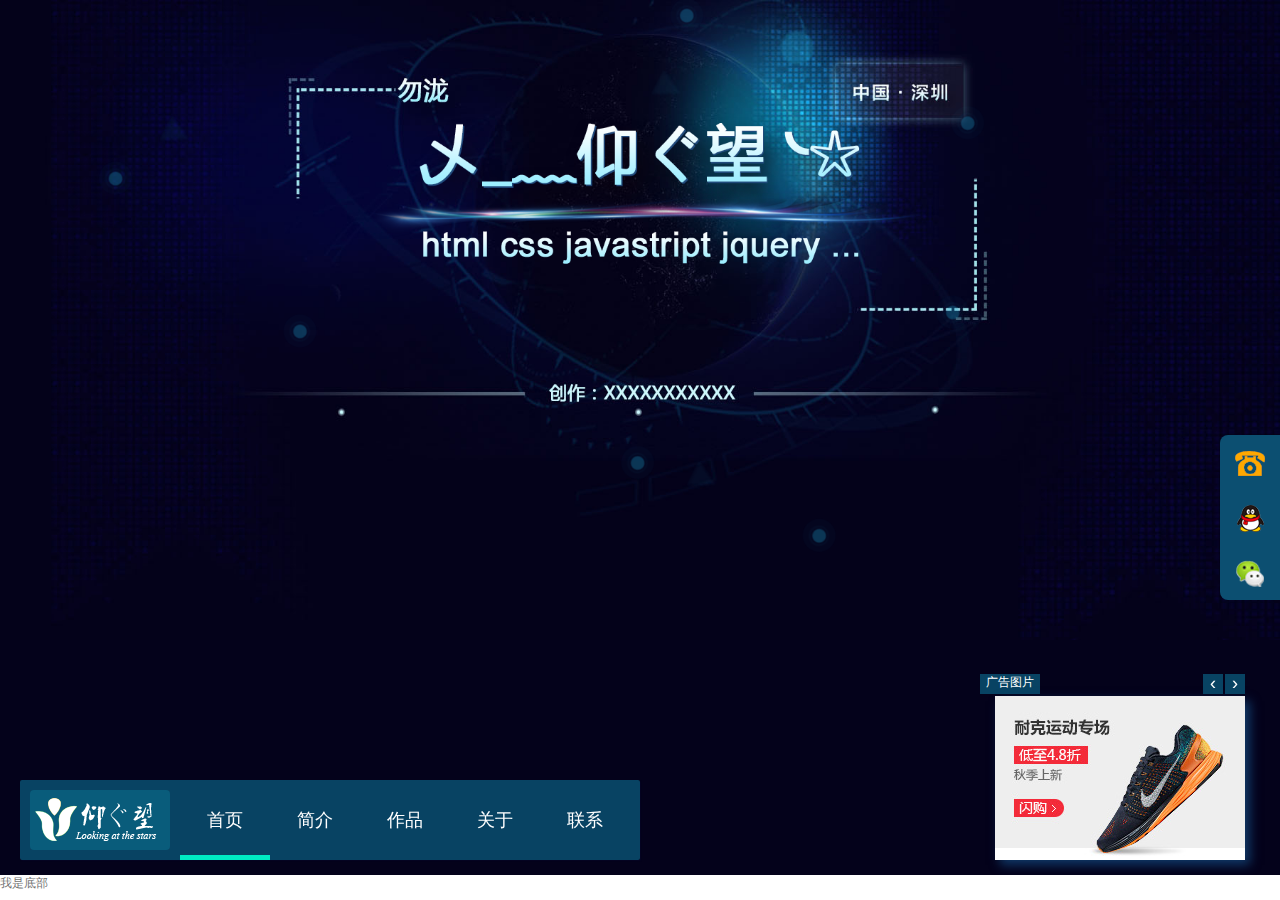
<file: index.html>
<!DOCTYPE html>
<html>
<head>
	<meta http-equiv="Content-Type" content="text/html; charset=utf-8">
	<title>我的个人站</title>
	<link rel="Shortcut Icon" href="images/geren.ico"/>
	<link rel="stylesheet" href="css/style.css">
</head>
<body>
	<div id="load"><img src="images/load.gif" alt="加载中..."></div>
	<div id="bg1"><img src="images/bg1.png" alt=""></div>
	<div id="header">
		<div id="logo"><img src="images/logo.png" alt=""></div>
		<ul id="nav">
			<li class="act">首页</li>
			<li>简介</li>
			<li>作品</li>
			<li>关于</li>
			<li>联系</li>
		</ul>
		<div class="side"></div>
	</div>
	<div id="mian">
		<div class="content">
			<div class="cont page1">第一页</div>
			<div class="cont page2">
				<div class="btn"><img src="images/gb1.png" alt=""></div>
				<canvas id="canvas" width="1150px" height="180px"></canvas>
				<ul class="binlist">
					<li><img src="images/data1.png" alt=""><p>基本资料</p></li>
					<li><img src="images/data2.png" alt=""><p>教育经历</p></li>
					<li><img src="images/data3.png" alt=""><p>兴趣爱好</p></li>
					<li><img src="images/data4.png" alt=""><p>自我评价</p></li>
				</ul>
				<div class="bord"><span>我的个人简介</span></div>
			</div>
			<div class="cont page3">
				<div class="btn"><img src="images/gb1.png" alt=""></div>
				<div class="caseul">
					<ul>
						<li class="pos_1"><img src="images/case1.jpg" alt=""><div class="name"><h3><a href="antiBlog.html">仿微博前端1</a></h3>利用ajax注册和登录<br>Date:2016-8-10</div></li>
						<li class="pos_2"><img src="images/case1.jpg" alt=""><div class="name"><h3>仿微博前端2</h3>利用ajax注册和登录<br>Date:2016-8-10</div></li>
						<li class="pos_3"><img src="images/case1.jpg" alt=""><div class="name"><h3>仿微博前端3</h3>利用ajax注册和登录<br>Date:2016-8-10</div></li>
						<li class="pos_4"><img src="images/case1.jpg" alt=""><div class="name"><h3>仿微博前端4</h3>利用ajax注册和登录<br>Date:2016-8-10</div></li>
						<li class="pos_5"><img src="images/case1.jpg" alt=""><div class="name"><h3>仿微博前端5</h3>利用ajax注册和登录<br>Date:2016-8-10</div></li>
					</ul>
					<div class="butn prev"></div>
					<div class="butn next"></div>
				</div>
				
				<div class="bord"><span>我的个人作品</span></div>
			</div>
			<div class="cont page4">
				<div class="btn"><img src="images/gb1.png" alt=""></div>
				<ul class="menu">
					<li class="active">关于</li>
					<li>思想</li>
					<li>铭记</li>
				</ul>
				<div class="menulist">
					<ul>
						<li>我是一个怎样的人，以及关于我自己的一些东西，爱好、兴趣、性格。是安徽的叫骄傲安德海或女UC还娿断货都护恩恩出</li>
						<li>我们的生活就像旅行，思想是导游者，没有导游者，一切都会停止。目标会丧失，力量也会化为乌有。——歌德</li>
						<li><h3>放眼未来</h3>心有多大，舞台就有多大！<br>今天最好的表现是明天最低的要求！<br>生命在于折腾，不在折腾中崩溃，就在折腾中涅磐！<br>快乐工作，认真生活！<br>SO TMD WHAT！</li>
					</ul>
				</div>
					
				<div class="bord"><span>关于思想</span></div>
			</div>
			<div class="cont page5">
				<div class="btn"><img src="images/gb1.png" alt=""></div>
				<form id="contactform">
					<h2>给我留言</h2>
					<input id="input_name" class="inputname" placeholder="姓名" name="input_name" type="text">
					<input id="input_tel" placeholder="电话" name="input_tel"  type="text">
					<input id="input_email" placeholder="邮箱" name="input_email" type="text">
					<textarea id="input_content" name="input_content" rows="4" cols="10"  placeholder="内容" ></textarea>
					<input id="input_submit" value="提交" type="submit">
				</form>
				<div id="code"><img src="images/code.jpg" alt=""></div>
				<div id="information">
				<h1>仰望</h1>
				<p>联系电话：13553875200</p>
				<p>QQ：2575650480</p>
				<p>邮箱：2575650480@qq.com</p>
				<p>地址：广东东莞市长安</p>
				</div>


			</div>
		</div>
	</div>
	<ul class="follow_box">
			<li>TEL:13500005274</li>
			<li>QQ:2575650480</li>
			<li><img src="images/code.jpg" alt="" width="165px"></li>
	</ul>
	<div id="followme">
		<ul class="followmeLi">
			<li class="image1"></li>
			<li class="image2"></li>
			<li class="image3"></li>
		</ul>
	</div>

	<div id="figtit">广告图片</div>
	<div id="figimg">
		<div class="btnfig figprev"> &lsaquo; </div>
		<div class="btnfig fignext"> &rsaquo; </div>
		<ul>
			<li class="img1"><img src="images/f1.jpg" alt=""></li>
			<li class="img2"><img src="images/f2.jpg" alt=""></li>
			<li class="img3"><img src="images/f3.jpg" alt=""></li>
			<li class="img4"><img src="images/f4.jpg" alt=""></li>
			<li class="img5"><img src="images/f5.jpg" alt=""></li>
		</ul>
	</div>
	<div id="footer">我是底部</div>
	
	<script src="js/jquery.js"></script>
	<script  src="js/index.js"></script>
</body>
</html>
</file>
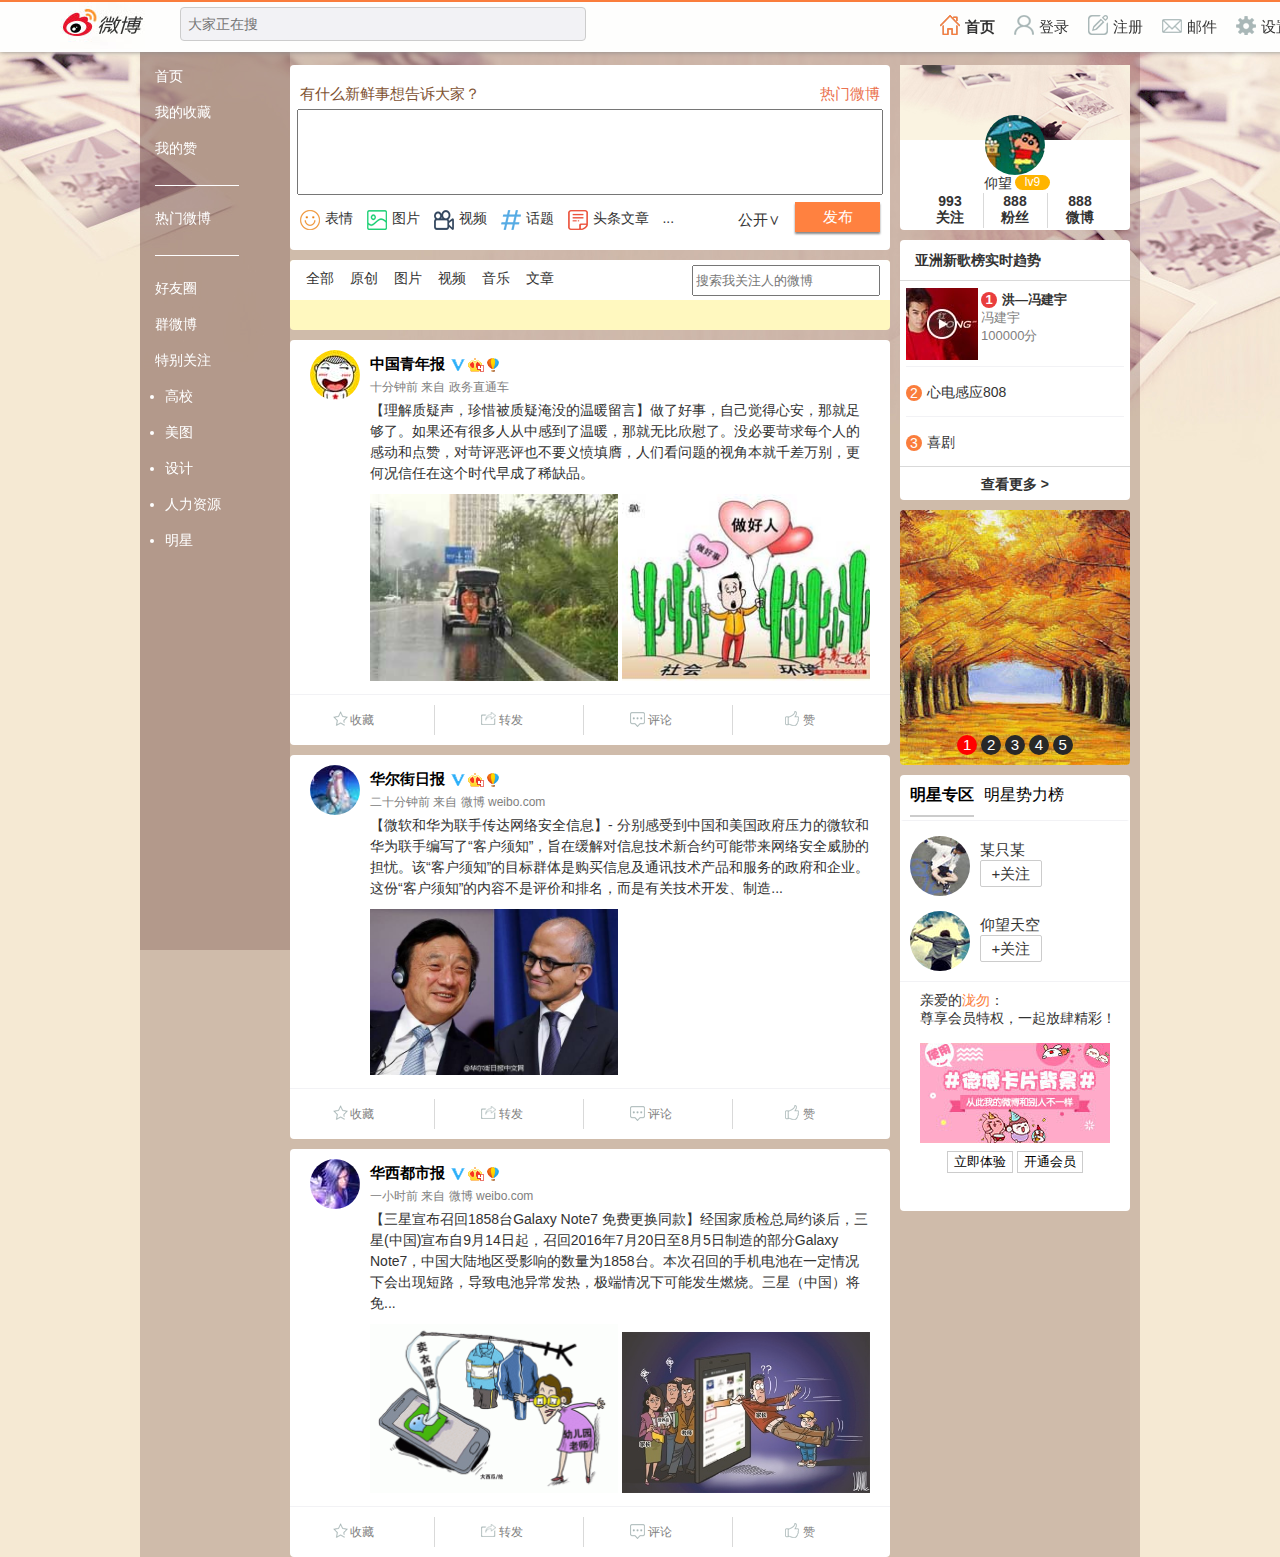
<file: antiBlog.html>
<!DOCTYPE HTML>
<html lang=en>
<head>
	<meta charset="UTF-8">
	<title>我的首页-微博</title>
	<!-- <link rel="shortcut icon" href="weibo.ico" /> -->
	<link rel="Shortcut Icon" href="img/weibo.ico"/>
	<link rel="stylesheet"  href="css/smoothness/jquery.ui.css"/>
	<link rel="stylesheet"  href="css/styleblog.css"/>
	
</head>
<body>
	<div id="header">
		<div class="logo"><img src="img/logo.jpg" alt="" /></div>
		<div class="header_search">
			<input type="text" name="search" class="search" placeholder="大家正在搜"/>
		</div>
		<ul class="topnav">
			<li class="home" ><span>首页</span></li>
			<li class="loginbt" ><span>登录</span></li>
			<li class="logout" ><span>退出</span></li>

			<li class="regbt" ><span>注册</span></li>
			<li class="member" ><span>用户</span></li>
			
			<li class="email" ><span>邮件</span></li>
			<li class="setup" ><span>设置</span></li>
		</ul>
	<form id="reg" action="123.html" title="会员注册">
		<ol class="reg_error"></ol>
		<p>
		<label for="user">帐号：</label>
		<input type="text" name="user" class="text" id="user"  />
		<span class="star">*</span>
		</p>
		<p>
		<label for="pass">密码：</label>
		<input type="password" name="pass" class="text" id="pass" />
		<span class="star">*</span>
		</p>
		<p>
		<label for="email">邮箱：</label>
		<input type="text" name="email" class="text" id="email" />
		<span class="star">*</span>
		</p>
		<p>
		<label>性别：</label>
		<input type="radio" name="sex" value="male" id="male" checked="checked"><label for="male">男</label></input><input type="radio" name="sex" value="female" id="female"><label for="female">女</label></input>
		</p>
		<p>
		<label for="date">生日：</label>
		<input type="text" name="birthday" readonly="readonly" class="text" id="date" />
		</p>
	</form>

	<form id="login" title="会员登录">
		<ol class="login_error"></ol>
		<p>
			<label for="user">帐号：</label>
			<input type="text" name="login_user" class="text" id="login_user" />
			<span class="star">*</span>
		</p>
		<p>
			<label for="pass">密码：</label>
			<input type="password" name="login_pass" class="text" id="login_pass" />
			<span class="star">*</span>
		</p>
		<p>
			<input type="checkbox" name="expires" id="expires" checked="checked" /><label for="expires">登录后有效期一周</label>
		</p>
	</form>

	<div id="loading">数据交互中...</div>
	</div>
	<div id="main">
		<div class="leftMain">
			<ul class="leftnavup">
				<li><a href="javascript:void(0)">首页</a></li>
				<li><a href="javascript:void(0)">我的收藏</a></li>
				<li><a href="javascript:void(0)">我的赞</a></li>
				<li>——————</li>
				<li><a href="javascript:void(0)">热门微博</a></li>
				<li>——————</li>
				<li><a href="javascript:void(0)">好友圈</a></li>
				<li><a href="javascript:void(0)">群微博</a></li>
				<li><a href="javascript:void(0)">特别关注</a></li>
			</ul>	
			<ul class="leftnavdown">
				<li><a href="javascript:void(0)">高校</a></li>
				<li><a href="javascript:void(0)">美图</a></li>
				<li><a href="javascript:void(0)">设计</a></li>
				<li><a href="javascript:void(0)">人力资源</a></li>
				<li><a href="javascript:void(0)">明星</a></li>
			</ul>
		</div>
		<div class="inMain">
			<div class="conhead">
				<div class="titleh">有什么新鲜事想告诉大家？<span>热门微博</span></div>
				<textarea class="textinput" ></textarea>
				<div class="list">
					<ul>
						<li class="list1"><span>表情</span></li>
						<li class="list2"><span>图片</span></li>
						<li class="list3"><span>视频</span></li>
						<li class="list4"><span>话题</span></li>
						<li class="list5"><span>头条文章</span></li>
						<li class="list6"><span>...</span></li>
					</ul>
				</div>
				<span class="publicbtn">公开∨</span>
				<button type="button" class="releasebtn">发布</button>
			</div>
			<div class="concentral">
				<div class="mainnav ">
					<ul>
						<li><a href="javascript:void(0)">全部</a></li>
						<li><a href="javascript:void(0)">原创</a></li>
						<li><a href="javascript:void(0)">图片</a></li>
						<li><a href="javascript:void(0)">视频</a></li>
						<li><a href="javascript:void(0)">音乐</a></li>
						<li><a href="javascript:void(0)">文章</a></li>
					</ul>
					<input type="text" name="mainsearch" class="mainsearch" placeholder="搜索我关注人的微博"/>
				</div>
				
			</div>
			<div class="confooter">
				<div id="phtShow"><img src="img/pht1.jpg" alt=""></div>
				<div class="frame">
					<div class="phtot"><img src="img/wb1.jpg" alt=""></div>
					<div class="content">
						<div class="textitle"><h4>中国青年报</h4>十分钟前 来自 政务直通车</div>
						<div class="textcontent">【理解质疑声，珍惜被质疑淹没的温暖留言】做了好事，自己觉得心安，那就足够了。如果还有很多人从中感到了温暖，那就无比欣慰了。没必要苛求每个人的感动和点赞，对苛评恶评也不要义愤填膺，人们看问题的视角本就千差万别，更何况信任在这个时代早成了稀缺品。</div>
						<div class="textimg">
							<img src="img/pht1.jpg" alt="">
							<img src="img/pht2.jpg" alt="">
						</div>
					</div>
					<div class="foot">
						<ul>
							<li class="sc"><span>收藏</span></li>
							<li class="zf"><span>转发</span></li>
							<li class="pl"><span>评论</span></li>
							<li class="zz"><span>赞</span></li>
						</ul>
					</div>
				</div>
				<div class="frame">
					<div class="phtot"><img src="img/wb2.jpg" alt=""></div>
					<div class="content">
						<div class="textitle"><h4>华尔街日报</h4>二十分钟前 来自 微博 weibo.com</div>
						<div class="textcontent">【微软和华为联手传达网络安全信息】- 分别感受到中国和美国政府压力的微软和华为联手编写了“客户须知”，旨在缓解对信息技术新合约可能带来网络安全威胁的担忧。该“客户须知”的目标群体是购买信息及通讯技术产品和服务的政府和企业。这份“客户须知”的内容不是评价和排名，而是有关技术开发、制造...</div>
						<div class="textimg">
							<img src="img/pht3.jpg" alt="">
							<!-- <img src="img/pht2.jpg" alt=""> -->
						</div>
					</div>
					<div class="foot">
						<ul>
							<li class="sc"><span>收藏</span></li>
							<li class="zf"><span>转发</span></li>
							<li class="pl"><span>评论</span></li>
							<li class="zz"><span>赞</span></li>
						</ul>
					</div>
				</div>
				<div class="frame">
					<div class="phtot"><img src="img/wb3.jpg" alt=""></div>
					<div class="content">
						<div class="textitle"><h4>华西都市报</h4>一小时前 来自 微博 weibo.com</div>
						<div class="textcontent">
							【三星宣布召回1858台Galaxy Note7 免费更换同款】经国家质检总局约谈后，三星(中国)宣布自9月14日起，召回2016年7月20日至8月5日制造的部分Galaxy Note7，中国大陆地区受影响的数量为1858台。本次召回的手机电池在一定情况下会出现短路，导致电池异常发热，极端情况下可能发生燃烧。三星（中国）将免...</div>
						<div class="textimg">
							<img src="img/pht4.gif" alt="">
							<img src="img/pht5.jpg" alt="">
						</div>
					</div>
					<div class="foot">
						<ul>
							<li class="sc"><span>收藏</span></li>
							<li class="zf"><span>转发</span></li>
							<li class="pl"><span>评论</span></li>
							<li class="zz"><span>赞</span></li>
						</ul>
					</div>
				</div>
				
			</div>
		</div>
		<div class="rightMain">
			<div class="rightheader">
				<div class="headpor"></div>
				<div class="nicename">仰望<span>lv9</span></div>
				<div class="data">
					<div class="attention">993<br>关注</div>
					<div class="fans">888<br>粉丝</div>
					<div class="weibo">888<br>微博</div>
				</div>
			</div>

			<div class="rightsong">
				<div class="text"><a href="javascript:void(0)">亚洲新歌榜实时趋势</a></div>
				<div class="songname1">
					<div class="naimg"><img src="img/sn.jpg" alt=""></div>
					<div class="songna">
						<span>1</span>洪—冯建宇
						<div class="nameno">冯建宇<br>100000分</div>
					</div>
				</div>
				<div class="songname2"><span class="no">2</span>心电感应808</div>
				<div class="songname2"><span class="no">3</span>喜剧</div>
				<div class="more">查看更多 ></div>
			</div>

			<div class="card">
				<ul class="cardimg">
					<li><a href="javascript:void(0)"><img src="img/t01.jpg" alt=""></a></li>
					<li><a href="javascript:void(0)"><img src="img/t02.jpg" alt=""></a></li>
					<li><a href="javascript:void(0)"><img src="img/t03.jpg" alt=""></a></li>
					<li><a href="javascript:void(0)"><img src="img/t04.jpg" alt=""></a></li>
					<li><a href="javascript:void(0)"><img src="img/t05.jpg" alt=""></a></li>
				</ul>
				<ul class="num">
					<li class="active">1</li>
					<li>2</li>
					<li>3</li>
					<li>4</li>
					<li>5</li>
				</ul>
				<div class="butn prev"> < </div>
				<div class="butn next"> > </div>
			</div>

			<div class="area">
				<ul class="areatitle">
					<li class="tite act">明星专区</li>
					<li class="tite">明星势力榜</li>
				</ul>
				<!-- <div class="tite">明星专区</div>
				<div class="tite">明星势力榜</div> -->
				<ul class="areatext">
					<li class="meonly">
						<div class="meonlyUp">
							<div class="meon1">
								<span class="image"></span>
								<div class="meonnam">某只某<span class="button">+关注</span></div>
							</div>
							<div class="meon2">
								<span class="image"></span>
								<div class="meonnam">仰望天空<span class="button">+关注</span></div>
							</div>
						</div>
						<div class="meonlyDown">
							<p>亲爱的<span>泷勿</span>：<br>尊享会员特权，一起放肆精彩！</p>
							<a href="##"><img src="img/cak.jpg" alt=""></a>
							<div class="btns"><button type="button" class="btnle">立即体验</button>
							<button type="button" class="btnri">开通会员</button>
							</div>
						</div>
					</li>
					<li class="celebrity">
						<div class="Inland">内地榜</div>
						<div class="nano">
							<div class="no"><span>1</span></div> 
							<div class="imag"><img src="img/q1.jpg" alt=""></div>
							<div class="mingzi">杨洋icon<span class="bon">97.85</span></div> 
						</div>
						<div class="nano">
							<div class="no"><span>2</span></div> 
							<div class="imag"><img src="img/q2.jpg" alt=""></div>
							<div class="mingzi">汪苏泷<span class="bon">87.555</span></div> 
						</div>
						<div class="nano">
							<div class="no"><span>3</span></div> 
							<div class="imag"><img src="img/q3.jpg" alt=""></div>
							<div class="mingzi">TEFBOSY<span class="bon">67.585</span></div> 
						</div>
						<div class="Inland">港澳台榜</div>
						<div class="nano">
							<div class="no"><span>1</span></div> 
							<div class="imag"><img src="img/q4.jpg" alt=""></div>
							<div class="mingzi">钟汉良<span class="bon">97.85</span></div> 
						</div>
						<div class="nano">
							<div class="no"><span>2</span></div> 
							<div class="imag"><img src="img/q5.jpg" alt=""></div>
							<div class="mingzi">高以翔<span class="bon">87.555</span></div> 
						</div>
						<div class="nano">
							<div class="no"><span>3</span></div> 
							<div class="imag"><img src="img/q6.jpg" alt=""></div>
							<div class="mingzi">庾澄庆<span class="bon">67.585</span></div> 
						</div>
					</li>
				</ul>
			</div>
		</div>
	</div>
	<div id="backtop"><img src="img/top.png" alt=""></div>
	<script src="js/jquery.js"></script>
	<script src="js/jquery-ui.min.js"></script>
	<script src="js/jquery.validate.js"></script>
	<script src="js/jquery.form.js"></script>
	<script src="js/jquery.cookie.js"></script>
	<script src="js/ablog.js"></script>
</body>
</html>
</file>
<file: css/style.css>
@charset "utf-8";
*{
	margin:0;padding:0;
}
body{
	background:#04021b url(../images/bg1.jpg) no-repeat 0 0;
	background-size:100%;
	color: #737373;
	font:12px "微软雅黑",Arial;
	overflow: hidden;
}
#load{
	position:fixed;
	top:0
	left:0;
	z-index:9999;
	width:100%;
	height:100%;
	margin:0 auto;
	text-align:center;
	background:#fff;
	/*display:table-cell;*/
	/*vertical-align:middle;*/
}
#load img{
	/*display:inline-block;*/
	margin:20%;
    
}
ul li{
	list-style: none;
}
ol li{
	list-style: none;
}

#bg1 img{
	width: 100%;
	position: absolute;
	top: 0px;
	left: 0px;
}
#header{
	width: 620px;
	height: 80px;
	position:fixed;
	left:20px;
	bottom:40px;
	background: #084363;
	box-shadow: 1px 1px 1px #050423;
	border-radius: 2px;
	z-index: 999;

}
#logo{
	width: 140px;
	height: 60px;
	position: absolute;
	top: 10px;
	left: 10px;
	background: #095c7b;
	border-radius: 4px;
}
#nav{
	height: 80px;
	position: absolute;
	top: 0px;
	left: 160px;
	/*float: left;*/
	/*margin-left: 20px;*/
}
#nav li{
	width: 80px;
	height: 80px;
	padding: 0px 5px 0px 5px;
	font-size:18px;
	line-height: 80px;
	text-align: center;
	float: left;
	cursor: pointer;
	color: #fff;
	/*background: red;*/

	-webkit-user-select:none;-moz-user-select:none;-o-user-select:none;user-select:none;
	/*background:red;*/
}
#header .side{
	height: 5px;
	width: 90px;
	position: absolute;
	top: 75px;
	left: 160px;
	background: #00eac3;

}
#mian{
	
}
#mian .content{
}
.content .cont{
	display: inline-block;
	width: 100%;
	height: 400px;
	position: fixed;
	left: 0;
	width: 100%;
	height: 400px;
	z-index: 998;
}
.content .cont .btn{
	width: 30px;
	height: 30px;
	position: absolute;
	right: 20px;
	top: -30px;
	text-align: center;
	line-height: 20px;
	font-weight: bold;
	font-size: 20px;
	background: #066193;
	cursor: pointer;
}
.content .page1{
	bottom: -450px;
}
/*第二页*/
.content .page2{
	bottom: -450px;
	background: #fff;
	text-align: center;
	/* position:relative; */
}
#canvas{
	position:absolute;
	top: 50px;
	left:100px;
}

.page2 .binlist{
	height: 280px;
	width:1150px;
	position:absolute;
	top: 60px;
	/*background: #ccc;*/
	text-align: center;
	white-space: nowrap;
	overflow: auto;
	/* border:2px solid green; */
}
.page2 .binlist li{
	width: 120px;
	height: 120px;
	display: inline-block;
	padding: 20px;
	margin: 0 60px;
	text-align: center;
	font-size: 16px;
	cursor: pointer;
	position:relative;
	/* border:2px solid red; */
    /* border-radius: 50%; */
	
	/* background:red; */
	
}

.binlist img{
	width: 80px;
	margin-top: 20px;
	
}
.binlist li p{
	margin-top: 50px;
}
.bord{
	width: 100%;
	height: 30px;
	position: absolute;
	left: 0px;
	bottom: 0px;
	background: #084363;
}
.bord span{
	display: inline-block;
	width: 80px;
	height: 25px;
	line-height: 25px;
	position: absolute;
	left: 25px;
	top: 0;
	text-align: center;
	border-radius: 0px 0px 2px 2px;
	cursor: pointer;
	background: #fff;
}

/*第三页*/
.content .page3{
	bottom: -450px;
	background: #fff;
	text-align: center;
	width:100%;
}
.page3 .caseul{
	height: 350px;
	width:300px;
	position:absolute;
	top:10px;
	/* margin-top: 10px; */
	text-align: center;
	white-space: nowrap;
	position:relative;
	/* overflow: auto; */
	/* background:red; */
}
.page3 .caseul li{
	width: 240px;
	height: 280px;
	display: inline-block;
	font-size: 15px;
	color: #fff;
	background: #084363;
	border-radius: 4px;
	position: absolute;
	top:70px;
	box-shadow: 2px 2px 5px #888888;
}
.page3 .caseul a{
	color: #fff;
}
.page3 .caseul .pos_1{
	width: 80px;
	height: 94px;
	font-size: 12px;
	left:-350px;
	top:150px;
	filter:alpha(opacity=0); 
	opacity:0;
}
.page3 .caseul .pos_2{
	font-size: 12px;
	left:-350px;
}
.page3 .caseul .pos_3{
	width: 300px;
	height: 350px;
	font-size: 15px;
	top:0;
	left:0;
}
.page3 .caseul .pos_4{
	font-size: 12px;
	right:-350px;
}
.page3 .caseul .pos_5{
	width: 80px;
	height: 94px;
	font-size: 12px;
	right:-350px;
	top:150px;
	filter:alpha(opacity=0); 
	opacity:0;
}
.caseul li img{
	width:92%;
	position: absolute;
	top: 4%;
	left: 4%;
	display: inline;
	border-radius: 4px;
	background: #fff;
	
}
.caseul .butn{
	width: 240px;
	height: 280px;
	position:absolute;
	top:70px;
	border-radius: 4px;
	filter:alpha(opacity=0); 
	opacity:0;
	color:red;
	font-size:24px;
	background:#000;
	cursor:pointer;
}
.caseul .prev{
	left:-350px;
}
.caseul .next{
	right:-350px;
}
.caseul li .name{
	position: absolute;
	top: 72%;
	left: 0;
	width: 100%;
	height: 90px;
	text-align: left;
	padding-left:1em;
}
/*第四页*/
.content .page4{
	bottom: -450px;
	background: #e3e3e3 url(../images/gyu.jpg) no-repeat left;
}
.page4 .menu{
	float: left;
	font-size: 16px;
	margin-top: 100px;
	margin-left: 150px;
}

.page4 .menu li{
	width: 80px;
	height: 50px;
	text-align: center;
	line-height: 50px;
	color: #fff;
	background: #084363;
	cursor: pointer;
}
.page4 .menu .active{
	background:#00bb9c;
}
.page4 .menulist{
	float: left;
	width:350px;
	height:150px;
	color: #084363;
	font-size: 15px;
	margin-top: 100px;
	margin-left: 50px;
	/*background: #084363;*/
	overflow:hidden;
	position: relative;
}
 .page4 .menulist ul{
	width:1050px;
	height:150px;
 	position: absolute;
	top: 0;
	left: 0;
	/* line-height: 25px; */
	/*background: #e3e3e3;*/
	
 }
 .page4 .menulist ul li{
	height: 150px;
	width: 350px;
	float:left;
 }

/*第五页*/
.content .page5{
	bottom: -450px;
	background: #fff;
}
#contactform {
	text-align: center;
	width: 330px;
	/* margin-top:-30px; 
	margin-left: 200px; */
	position: absolute;
	top: -100px;
	left: 200px;
	padding: 10px;
	background: #f0f0f0;
	border-radius: 4px;
	box-shadow: 2px 2px 5px #888888;
	filter:alpha(opacity=0); 
	opacity:0;
	z-index:2;
}
#contactform h2{
	display: inline-block;
	width: 100%;
	height: 30px;
	color: #fff;
	border-radius: 4px;
	background: #066193;
}
#input_name{
	display: block;
	width: 320px;
	height: 30px;
	margin-top: 20px; 
	padding-left: 10px; 
	color: #737373;
	border: none;
	background: #fff;
}
#input_tel{
	display: block;
	width: 320px;
	height: 30px;
	margin-top: 15px; 
	padding-left: 10px;
	color: #737373;
	border: none;
	background: #fff;
}
#input_email{
	display: block;
	width: 320px;
	height: 30px;
	margin-top: 15px; 
	padding-left: 10px;
	color: #737373;
	border: none;
	background: #fff;
}
#input_content{
	display: block;
	width: 320px;
	margin-top: 15px; 
	padding-left: 10px;; 
	color: #737373;
	border: none;
	background: #fff;
	font: 14px "微软雅黑",Arial;
	resize: none;
	overflow: auto;
}
#input_submit{
	width: 70px;
	height: 30px;
	margin-top: 15px; 
	color: #fff;
	border:none;
	font: 16px "微软雅黑",Arial;
	letter-spacing: 3px;
	background: #066193;
}
#information{
	position: absolute;
	top:100px;
	left: 950px;
	filter:alpha(opacity=0); 
	opacity:0;
}
#information h1{
	color: #066193;
}
#information p{
	margin-top: 10px;
	font-size: 14px;
}
#code{
	width: 200px;
	height: 200px;
	position: absolute;
	top: 80px;
	left: 300px;
	z-index:0;
	filter:alpha(opacity=0); 
	opacity:0;
	/* background: red; */
}
/*结尾*/
#followme{
	width: 60px;
	height: 165px;
	position: fixed;
	bottom: 300px;
	right: 0;
	font-size: 20px;
	line-height: 30px;
	text-align: center;
	background: #0c4f71;
	border-radius: 8px 0 0 8px;
	/*cursor: pointer;*/
}
.followmeLi li{
	width: 60px;
	height: 55px;
	cursor: pointer;
}

.followmeLi .image1{
	
	background:url(../images/tel.png) no-repeat center;
}
.followmeLi .image2{
	
	background:url(../images/qq.png) no-repeat center;
}
.followmeLi .image3{

	background:url(../images/weix.png) no-repeat center;
}
.follow_box{
	position: fixed;
	bottom: 465px;
	right: 230px;
	line-height: 30px;
	text-align: center;
	/*background: #9cd401;*/
	font-size: 20px;
	cursor: pointer;
	/*position: relative;*/
}
.follow_box li{
	position: absolute;
	top: 0px;
	left: 230px;
	width: 170px;
	height: 165px;
	line-height: 145px;
	text-align: center;
	color:#fff;
	background: rgba(8,67,99,0.3);
	/*border-radius: 8px 0 0 8px;*/
	/*filter:alpha(opacity=0); 
	opacity:0;*/
}


#figtit{
	width: 60px;
	height: 20px;
	position: fixed;
	right: 240px;
	bottom: 206px;
	color: #fff;
	text-align: center;
	background: #084363;
}
 .btnfig{
	width: 20px;
	height: 20px;
	position: fixed;
	bottom: 206px;
	text-align: center;
	font-size: 18px;
	line-height: 18px;
	color: #fff;
	background: #084363;
	cursor: pointer;
} 
.figprev{
	right: 57px;
}
.fignext{
	right: 35px;
}
/*---首页图片轮播---*/
#figimg{
	width: 250px;
	height: 164px;
	position: fixed;
	right: 35px;
	bottom: 40px;
	background: #fff;
	box-shadow: 5px 5px 10px #103968;
	overflow:hidden;
}
#figimg ul{
	position: relative;
	/* overflow:auto; */
}
#figimg ul li{
	position: absolute;
	top:0;
	left:0;
}
#figimg .img1{
	left:-260px;
	filter:alpha(opacity=0); 
	opacity:0;
}
#figimg .img2{
	left:-260px;
	
}
#figimg .img3{
	left:0;
	
}
#figimg .img4{
	left:260px;
	
}
#figimg .img5{
	left:260px;
	filter:alpha(opacity=0); 
	opacity:0;
}

/*---页脚---*/
#footer{
	width: 100%;
	height: 25px;
	position: fixed;
	left: 0;
	bottom: 0;
	background: #fff;
}
</file>
<file: css/styleblog.css>
body{
	margin:0;
	padding:0;
	background:rgb(245,233,211) url(../img/body_bg.jpg) no-repeat;
	background-attachment:absolute;
	background-position:top;
	font-family:"Arial","Microsoft YaHei",微软雅黑,"MicrosoftJhengHei",华文细黑,STHeiti,MingLiu;
	font-size:14px;
	color:#333;
}
ul,dl,dd,h2,h3,h4,p,form,img{
	padding:0;
	margin:0;
}
ul li {
	 list-style-type:none; 
}
a{
	text-decoration:none;
	color:rgb(255,255,255);
}
/* 头部区域 */
#header{
	width:1366px;
	height:50px;
	position:fixed;
	top:0px;
	z-index:100;
	box-shadow:0px 0px 5px 0px #888888;
	background:rgb(254,254,253); 
	border-top:2px solid rgb(250,125,60)
}
#header .logo {
	display:block;
	width:80px;
	float:left;
	margin-left:60px;
	cursor:pointer;
}
#header .header_search{
	display:block;
	width:100px;
	float:left;
	margin-left:40px;
	margin-top:0px;
	height:45px;
	line-height:45px;
}
#header  .search {
	width:400px;
	height:30px;
	border:1px solid rgb(204,204,204);
	border-radius:4px;
	background:rgb(242,242,245);
	color:#666;
	font-size:14px;
	text-indent:5px;
}
#header .topnav{
	float:right;
	margin-right:60px;
	height:50px;
	line-height:50px;
}
.topnav li{
	display:inline-block;
	width:70px;
	height:33px;
	color:#333;
	background:red;
	/*float:left;*/
	cursor:pointer;
	font-size:15px;
	text-align:center;
	overflow:hidden;
}
.topnav li span{
	display:inline-block;
	margin-left:10px;
	
	/*background:red;*/
}
.topnav li:hover{
	color:#f0844a;
	/*background:red;*/
}
#header  .home {
	color:#333;
	font-weight:bold;
	background: url(../img/sy2.png) no-repeat 0px 13px; 
}
#header .loginbt{
	background: url(../img/dl.png) no-repeat 0px 13px; 
}
#header .loginbt:hover{
	background: url(../img/dl2.png) no-repeat 0px 13px; 
}
#header .logout{
	background: url(../img/tc1.png) no-repeat 0px 13px; 
}
#header .logout:hover{
	background: url(../img/tc2.png) no-repeat 0px 13px; 
}
#header .member{
	background: url(../img/dl.png) no-repeat 0px 13px; 
}
#header .member:hover{
	background: url(../img/dl2.png) no-repeat 0px 13px; 
}
#header .regbt{
	background: url(../img/zc.png) no-repeat 0px 13px; 
}
#header .regbt:hover{
	background: url(../img/zc2.png) no-repeat 0px 13px; 
}
#reg,#login {
	display:none;
	padding:15px 0 0 15px;
}
#reg p,#login p  {
	margin:10px 0;
	padding:0;
}
#reg p label,#login p label {
	font-size:14px;
	color:#666;
}
#reg .star,#login .star {
	font-size:14px;
	color:maroon;
}
#reg .succ,#login .succ {
	display:inline-block;
	width:28px;
	background:url(../img/reg_succ.png) no-repeat;
}
#reg ol,#login ol {
	margin:0;
	padding:0 0 0 20px;
	color:maroon;
}
#reg ol li,#login ol li {
	height:20px;
}
#reg .text,#login .text{
	border-radius:4px;
	border:1px solid #ccc;
	background:#fff;
	width:200px;
	height:25px;
	line-height:25px;
	text-indent:5px;
	font-size:13px;
	color:#666;
}
#loading {
	display:none;
	background:url(../img/loading.gif) no-repeat 20px center;
	line-height:25px;
	font-size:14px;
	font-weight:bold;
	text-indent:40px;
	color:#666;
}
#expires {
	position:relative;
	top:2px;
	margin:0 2px 0 125px;
}
/*更改jQuery主题的背景*/
.ui-widget-header
{
	background:#fff;
}
/*.ui-state-default, .ui-widget-content .ui-state-default, .ui-widget-header .ui-state-default 
{
	
	background:rgb(255,192,159);
}*/
/*工具提示颜色*/
.ui-tooltip{
	color:#666;
}
/*邮箱自动补全的悬停背景色*/
.ui-menu-item a.ui-state-focus {
	background:rgb(242,242,245);
}
.ui-menu-item a
{
	color:#666;
}
/*日历UI的今天单元格样式*/
.ui-datepicker-today .ui-state-highlight {
	border:1px solid #eee;
	color:#f60;
}
/*日历UI的选定单元格样式*/
.ui-datepicker-current-day .ui-state-active {
	border:1px solid #eee;
	color:#06f;
}

#header .email{
	background: url(../img/yj.png) no-repeat 0px 14px; 
}
#header .email:hover{
	background: url(../img/yj2.png) no-repeat 0px 14px; 
}
#header .setup{
	background: url(../img/sz.png) no-repeat 0px 14px; 
}
#header .setup:hover{
	background: url(../img/sz2.png) no-repeat 0px 14px; 
}
/* 主体区域 */
#main{
	width:1000px;
	margin:0 auto; 
	overflow:hidden;
	/* height:1500px; */ 
	/* background:rgba(196,160,153,0.25); */ 
	background:rgba(96,50,49,0.25); 
	filter: progid:DXImageTransform.Microsoft.gradient(startColorstr=#33603231,endColorstr=#33603231);
}
/* 主体左边 */
 #main .leftMain
{
	position:fixed;
	top:0;
	/*left:0; */
	width:150px;
	height:100%;
	float:left;
	margin-top:50px;
	background:rgba(96,50,49,0.25);
	filter: progid:DXImageTransform.Microsoft.gradient(startColorstr=#33603231,endColorstr=#33603231);	
}
#main .leftMain a:hover{
	color:#f0844a;
}
#main .leftnavup li {
	/*float:left;*/
	margin-left:15px;
	margin-top:12%;
	width:150px;
	color:#fff;
	list-style-type:none;
	font-size:14px;
	
}
#main .leftnavdown li {
	/*float:left;*/
	margin-left:25px;
	margin-top:12%;
	width:150px;
	color:#fff;
	list-style-type:disc;
	font-size:14px;
	
} 
/* #main .leftMain ul li a{
	color:rgb(255,255,255);
}
 */
 /* 主体中间 */
#main .inMain
{
	width:750px;
	/* height:650px; */
	float:left;
	margin-top:50px;
	/* background:rgba(96,50,49,0.25);  */
}
 #main .conhead
{
	width:600px;
	height:165px;
	float:left;
	margin-left:150px;
	margin-top:15px;
	padding-top:20px;
	text-align: center;;
	border-radius:4px;
	position:relative;
	background:rgb(255,255,255);
}
#main .titleh
{
	padding-left:10px;
	padding-bottom:5px;
	font-size:15px;
	text-align:left;
	color:#7f5333;
}
#main .titleh span
{
	display:block;
	float:right;
	margin-right:10px; 
	color:rgb(235,115,80);
}
#main .textinput
{
	width:580px;
	height:80px;
	margin: 0 auto;
	resize: none;
}
#main .list 
{
	position:absolute;
	bottom:15px;
	left:10px;
}
#main .list li{
	height:25px;
	margin-right:10px;
	display:inline-block;
	cursor:pointer;
	color:#333;
}
.list .list1{
	background:url(../img/t1.png) no-repeat 0px 0px; 
}
.list .list2{
	background:url(../img/t2.png) no-repeat 0px 0px; 
}
.list .list3{
	background:url(../img/t3.png) no-repeat 0px 0px; 
}
.list .list4{
	background:url(../img/t4.png) no-repeat 0px 0px; 
}
.list .list5{
	background:url(../img/t5.png) no-repeat 0px 0px; 
}
.list .list6{
	margin-left:-25px;
}
#main .list span
{
	margin-left:25px;
	font-size:14px;
	
	/*background:red*/
}
.list li :hover{
	color:#f0844a;
	/*color:red;*/
	/*background:red;*/
}

#main .releasebtn
{
	display:inline-block;
	width:85px;
	height:30px;
	font-size:15px;
	color:#fff;
	background:#ff8140;
	position:absolute;
	bottom:18px;
	right:10px;
	border:none;
	box-shadow: 0px 2px 2px #888888;
	cursor:pointer;
}
#main .publicbtn
{
	position:absolute;
	bottom:20px;
	right:110px;
	font-size:15px;
	display:inline-block;
	cursor:pointer;
}
.publicbtn:hover{
	color:#f0844a;
}
#main .concentral
{
	width:600px;
	height:70px;
	float:left;
	margin-left:150px;
	margin-top:10px;
	border-radius:4px;
	background:rgb(255,248,191);
}
#main .mainnav 
{
	height:40px;
	border-radius:4px 4px 0 0; 
	background:rgb(255,255,255);
}
#main .mainnav a
{
	padding-left:16px;
	padding-top:10px;
	height:25px;
	line-height:center;
	float:left;
	color:#333;
	display:block;
	font-size:14px;
}
#main .mainnav a:hover{
	color:#f0844a;
}
#main .mainsearch
{
	width:180px;
	height:25px;
	float:right;
	margin-top:5px;
	margin-right:10px; 
}


#main .confooter
{
	width:600px;
	/*overflow:hidden;*/
	float:left;
	margin-left:150px;
	border-radius:4px;
	/*background:yellow;*/
	/* background:rgb(255,190,214); */
}
#phtShow img{
	width:350px;
	position:fixed;
	bottom:0;
	right:0;
	background:red;
	z-index:999;
	border:4px solid #fff;
	box-shadow: 0px 5px 12px #888888;
	display:none;
}
#main .confooter .frame
{
	width:600px;
	/*height:600px;*/
	float:left;
	margin-top:10px;
	border-radius:4px;
	/*position:relative;*/
	background:rgb(255,255,255);
}

.frame .phtot img{
	width:50px;
	height:50px;
	float:left;
	/*position:absolute;*/
	margin-top:10px;
	margin-left:20px;
	display:inline-block;
	border-radius:50%;
	cursor:pointer;
	
	/*background:url(../img/wb1.jpg) no-repeat center; */
}

.frame .content{
	width:500px;
	/*height:540px;*/
	/*position:absolute;*/
	float:right;
	margin-top:10px;
	margin-right:20px;
	/*background:yellow;*/
}
.content .textitle{
	height:50px;
	font-size:12px;
	color:#808080;
	/*background:red;*/
}
.content .textitle h4{
	padding:5px 0;
	width:130px;
	font-size:15px;
	color:#000;
	background:url(../img/renzheng.png) no-repeat 80px 7px;
	cursor:pointer;
}
.content .textitle h4:hover{
	color:#f0844a;
}
.content .textcontent{
	line-height:150%;
	/*background:#ccc;*/
}
.content .textimg{

	margin-top:10px; 
}
.textimg img{
	width:248px;
	display:inline-block;
	cursor:pointer;
}
.frame .foot{
	width:100%;
	height:50px;
	float:left;
	margin-top:10px;
	/*position:absolute;*/
	display:inline-block;
	border-radius:0px 0px 4px 4px;
	border-top:1px solid #f2f2f5;
	/*background:red; */
}
.foot ul li
{
	width:24%;
	height:30px;
	line-height:30px;
	margin:10px 0;
	text-align:center;
	display:inline-block;
	color:#808080;
	font-size:12px;
	border-right:1px solid #d9d9d9;
	cursor:pointer;
}
.foot ul li:hover{
	color:#f0844a;
}
.foot ul li:last-child
{
	border-right:none;
}
.foot .sc
{
	background:url(../img/fl1.png) no-repeat 43px 6px;
}
.foot .zf
{
	background:url(../img/fl2.png) no-repeat 42px 6px;
}
.foot .pl
{
	background:url(../img/fl3.png) no-repeat 42px 7px;
}
.foot .zz
{
	background:url(../img/fl4.png) no-repeat 47px 6px;
}
/* 主体右边 */
#main .rightMain
{
	width:230px;
	height:650px;
	float:left;
	margin-left:10px;
	margin-top:50px;
	/* background:rgba(96,50,49,0.25);  */
}

#main .rightheader
{
	width:230px;
	height:165px;
	float:left;
	margin-top:15px;
	border-radius:0px 0px 4px 4px;
	background:rgb(255,255,255) url(../img/profile.jpg) no-repeat;
}
#main .headpor
{
	width:60px;
	height:60px;
	margin:0 auto; 
	/*line-height:60px;*/
	margin-top:50px; 
	background:url(../img/toux.jpg) no-repeat center;
	border-radius:30px;
}
#main .nicename
{
	width:70px;
	margin:0 auto; 
	text-align:center;
	cursor:pointer;
}
#main .nicename:hover{
	color:#f0844a;
}
#main .nicename span
{

	width:35px;
	display:block;
	float:right;
	height:15px;
	font-size:12px;
	text-align:center;
	color:rgb(255,255,255);
	border-radius:10px ;
	background:rgb(255,180,0);
}
#main .attention
{
	width:65px;
	height:40px;
	float:left;
}
#main .data
{
	height:40px;
	width:195px;
	margin:0 auto;
	text-align:center;
	font-weight: bold;
	cursor:pointer;
	/*background:blue;*/
}
#main .fans
{
	width:63px;
	height:35px;
	float:left;
	border-left:1px solid rgb(217,217,217);
	border-right:1px solid rgb(217,217,217);
	/*background: red;*/
}

#main .weibo
{
	width:65px;
	height:40px;
	float:left;
}
#main .attention:hover{
	color:#f0844a;
}
#main .fans:hover{
	color:#f0844a;
}
#main .weibo:hover{
	color:#f0844a;
}
#main .rightsong
{
	width:230px;
	height:260px;
	float:left;
	margin-top:10px;
	border-radius:4px;
	background:#fff;
}

#main .text
{
	height:40px;
	width:230px;
	line-height:40px;
	
}
#main .text a
{
	color: #333;
	font-size:14px;
	font-weight:bold;
	margin-left:15px;
}
#main .songname1
{	
	width:224px;
	height:85px;
	padding-left:6px; 
	border-top:1px  solid rgb(217,217,217);
	/*background:blue;*/
}

#main .songname1 .naimg
{
	float:left;
	width:75px;
	height:85px;
	line-height:85px;
	
	/*background: red;*/
	/*background:url(../img/sn.jpg) no-repeat;*/
}
#main .naimg img
{ 
	vertical-align:middle;
	cursor:pointer;
	/*display:inline-block;*/
}
#main .songname1 .songna
{
	float:left;
	width:90px;
	/*height:85px;*/
	font-size:13px;
	padding-top:10px; 
	font-weight:bold;
	cursor:pointer;
	/*background:green;*/
}
#main .songname1 .songna span
{
	width:16px;
	height:16px;
	color:#fff;
	margin-right:5px;
	display:inline-block;
	text-align:center;
	border-radius:50%;
	background:rgb(233,62,62);
}
#main .songname1 .nameno
{
	font-weight:normal;
	color:rgb(128,128,128);
	/*line-height:85px;*/
	/* float:left; */
}
#main .songname2
{
	width:218px;
	height:49px;
	/*background:red;*/
	line-height:50px; 
	margin-left:6px; 
	border-top:1px  solid rgb(242,242,245);
	cursor:pointer;

}
/*#main .songname3
{
	
}*/
#main .rightsong .no
{
	width:16px;
	height:16px;
	color:#fff;
	margin-right:5px;
	line-height:16px;
	vertical-align:middle;
	display:inline-block;
	text-align:center;
	border-radius:50%;
	background:rgb(250,125,60);
}

#main .rightsong .more
{
	width:230px;
	height:34px;
	/*background:red;*/
	line-height:35px;
	text-align:center;
	border-top:1px  solid rgb(217,217,217);
	font-weight:bold;
	cursor:pointer;
}
#main .rightsong .more:hover{
	color:#f0844a;
}
#main .card
{
	width:100%;
	height:255px;
	float:left;
	margin-top:10px;
	border-radius:4px;
	position:relative;
	/*z-index:0;*/
	/*background:yellow;*/
}
.cardimg li{
	position:absolute;
	left:0;
	top:0;
	border-radius:4px;
}
.cardimg li img{
	border:0 none;
	border-radius:4px;
}
.num{
	position: absolute;
	bottom: 10px;
	color:#fff;
	text-align: center;
	width:100%;
}
.num li{
	width:20px;
	height:20px;
	font-size:15px;
	line-height:20px;
	text-align:center;
	display: inline-block;
	background:#282828;
	border-radius: 50%; 
	cursor: pointer;
}
.butn{
	width:30px;
	height:50px;
	position:absolute;
	top:50%;
	color:#e5e5e5;
	font-size:20px;
	text-align:center;
	line-height:50px;
	font-weight:bold;
	margin-top:-25px;
	background: rgba(0,0,0,0.5);
	display:none;
	cursor:pointer;
	-webkit-user-select:none;
    -moz-user-select:none;
    -ms-user-select:none;
    user-select:none;
}
.prev{
	position:absolute;
	left:0;
}
.next{
	position:absolute;
	right: 0;
}
.num .active{
	background: #f00;
	color: #fff;
}
/*.card:hover .butn{
	display: block;
}*/

#main .area
{
	width:230px;
	height:390px;
	float:left;
	position:relative;
	margin-top:10px;
	border-radius:4px;
	background:#fff;
}
.areatext li{
	position:absolute;
	top:45px;
	left:0;
	width:100%;
	height:390px;
	border-radius:4px;
	background:#fff;
	border-top:1px solid #f2f2f5;
	/*display:none;*/
}

.area .tite
{
	float:left;
	margin-left:10px; 
	color:#000;
	display:inline-block;
	height:40px;
	line-height:40px;
	font-size:16px;
	cursor:pointer;
	/*border:2px solid rgb(250,125,60);*/
}
/*.area .tite:hover
{
	font-weight:bold;
	border-bottom:4px solid #ccc;
}*/
.area .act{
	font-weight:bold;
	border-bottom:2px solid #ccc;
}
.area .meonly
{
	
	/*background:green;*/
}
.meonly .meonlyUp{
	width:100%;
	height:150px;
	background:green;
}
.meonlyUp .meon1{
	width:230px;
	height:60px;
	/*line-height:75px;*/
	padding-top:15px;
	background:#fff;
	
}

.meon1 .image{
	display:inline-block;
	float:left;
	width:60px;
	height:60px;
	/*line-height:60px;*/
	margin-left:10px;
	border-radius:50%;
	background:url(../img/q1.jpg) no-repeat;
}
.meon1 .meonnam{
	display:block;
	float:left;
	width:100px;
	height:60px;
	margin-left:10px;
	padding-top:5px;
	font-size:15px;
	/*padding-top:10px; */
	/*background:yellow;*/
}
.meonlyUp .meon2{
	width:230px;
	height:60px;
	/*line-height:75px;*/
	padding-top:15px;
	background:#fff;
	
}
.meon2 .image{
	display:inline-block;
	float:left;
	width:60px;
	height:60px;
	/*line-height:60px;*/
	margin-left:10px;
	border-radius:50%;
	background:url(../img/q2.jpg) no-repeat;
}
.meon2 .meonnam{
	display:block;
	float:left;
	width:100px;
	height:60px;
	margin-left:10px;
	padding-top:5px;
	font-size:15px;
	/*padding-top:10px; */
	/*background:yellow;*/
}
.meonnam .button{
	display:block;
	width:60px;
	height:25px;
	text-align:center;
	line-height:25px;
	background:#fff; 
	border:1px solid #ccc; 
	border-radius:2px;
	cursor:pointer;
	/*-moz-box-shadow: 0px 2px 2px #888888; /* 老的 Firefox */*/
	/*box-shadow: 0px 2px 2px #888888;*/
}
.meonly .meonlyDown{
	width:100%;
	height:240px;
	/*color:#fff;*/
	margin-top:10px; 
	text-align:center;
	border-radius:0 0 4px 4px;
	border-top:1px solid #f2f2f5;
}
.meonlyDown p{
	margin-left:10px;
	padding:10px;
	text-align:left;
	
}
.meonlyDown p span{
	color:#fa7d3c;
}
.meonlyDown img{
	padding:5px;
	
	
}

.btns button{
	background-color:#fff;
	border:1px solid #ccc;
}
.area .celebrity
{
	display: none;
	/*border:2px solid red;*/
	height:490px;
	/*background:red;*/
}
.celebrity .Inland{
	font-size:15px;
	margin-left:10px; 
	padding:5px;
	/*background:red;*/
}
.nano{
	height:60px;
	width:100%;
	margin-top:10px; 
	position:relative;
	/*line-height:60px;*/
	font-size:15px;
	/*border-radius:2px solid #000;*/
	/*color:red;*/
	/*background:red;*/
}
.nano .no{
	width:25px;
	height:60px;
	line-height:60px;
	position:absolute;
	left:10px;
	/*background:yellow;*/
}
.nano .no span{
	display:inline-block;
	width:18px;
	height:18px;
	color:#fff;
	line-height:18px;
	text-align:center;
	border-radius:50%;
	background:#fa7d3c;
}
.nano .imag
{
	position:absolute;
	top:0;
	left:35px;
	display:inline-block;
	width:60px;
	height:60px;
	/*background:green;*/
	
}
.nano .imag img{
	border-radius:50%;
	cursor:pointer;
}
.nano .mingzi{
	position:absolute;
	width:100px;
	height:60px;
	top:10px;
	left:105px;
	font-weight:bold;
	display:inline-block;
	cursor:pointer;
	/*background:blue;*/
}
.nano .mingzi:hover{
	color:red;
}
.nano .bon{
	display:block;
	width: 60px;
	height: 15px;
	color:#ccc;
	line-height: 15px;
	/*background:red;*/
}
#backtop{
	height:50px;
	width:50px;
	position:fixed;
	bottom:10px;
	right:30px;
	text-align:center;
	line-height:50px;
	font-size:25px;
	background:rgba(96,50,49,0.25); 
	cursor:pointer;
	display:none;
}

/* 底部区域 */
/* #footer{
	width:1366px;
	height:300px;
	clear:both;
	background:rgb(255,241,191);
} */
</file>
